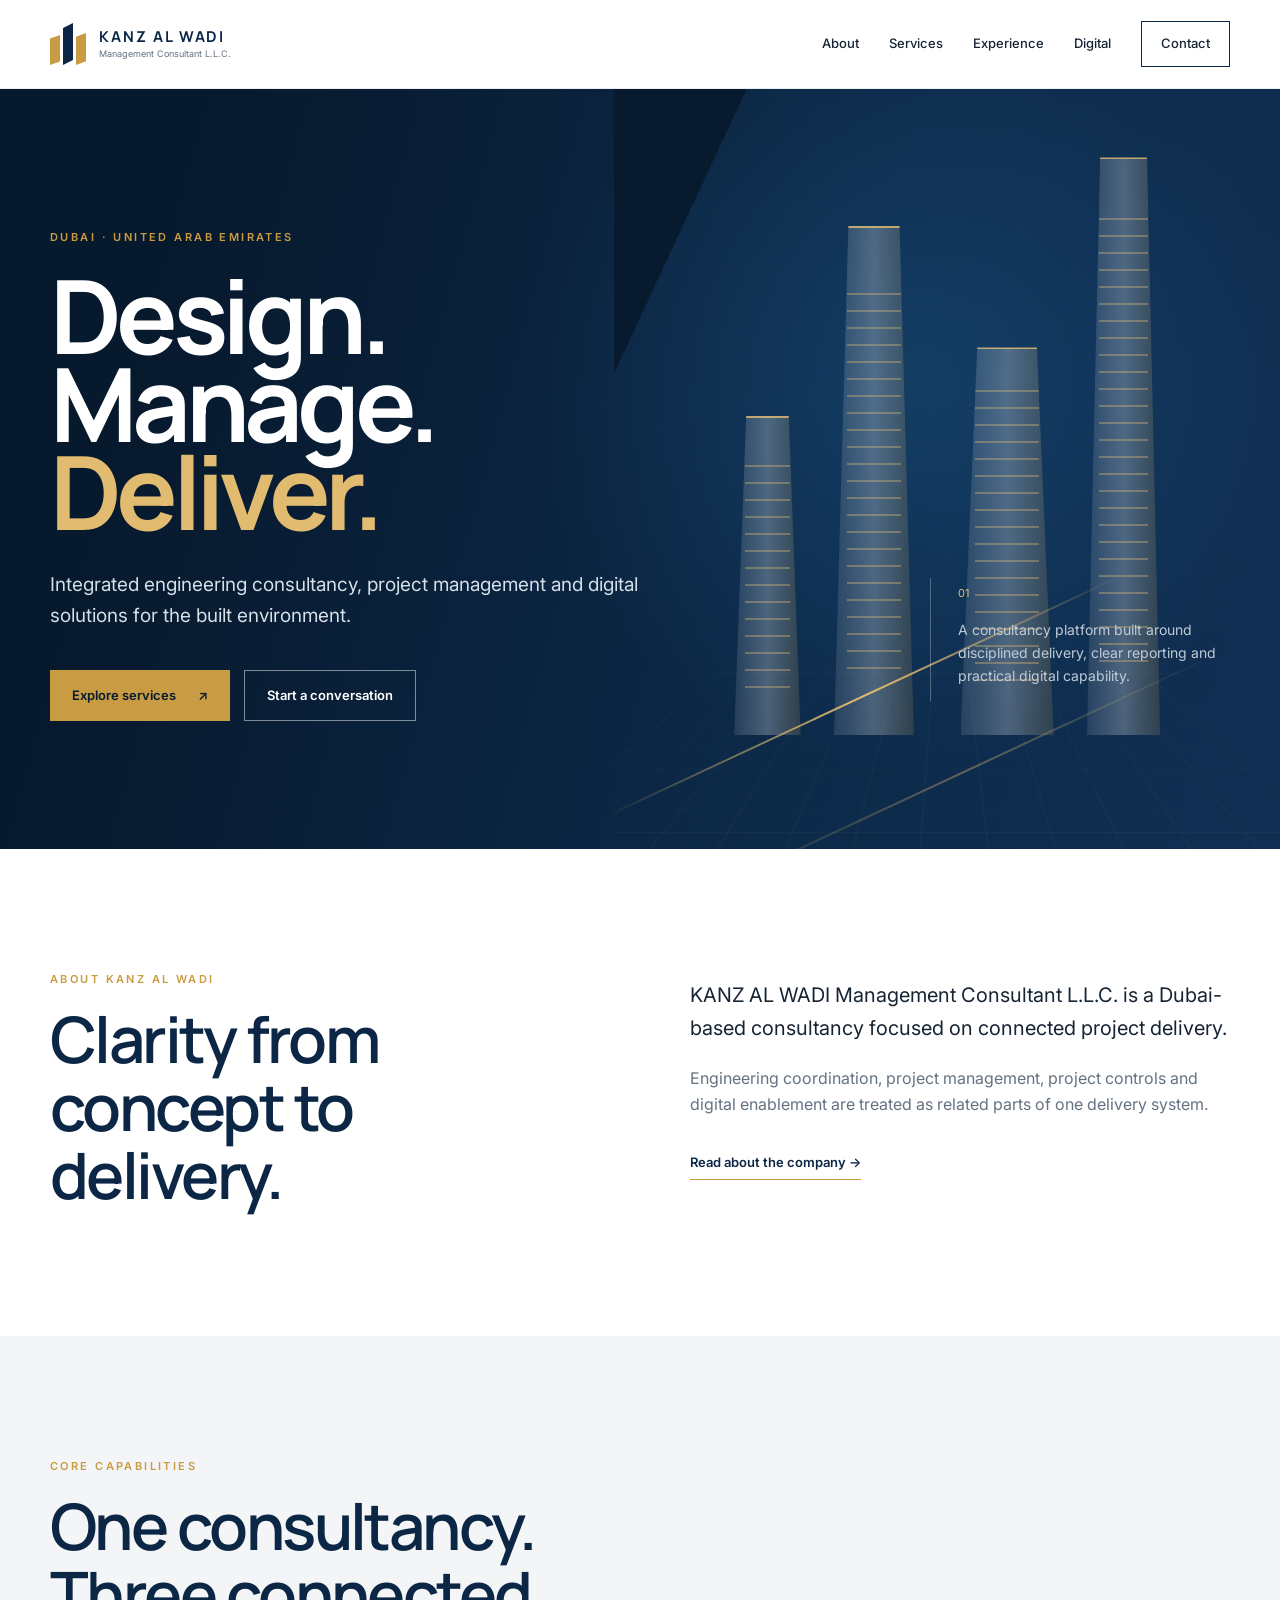
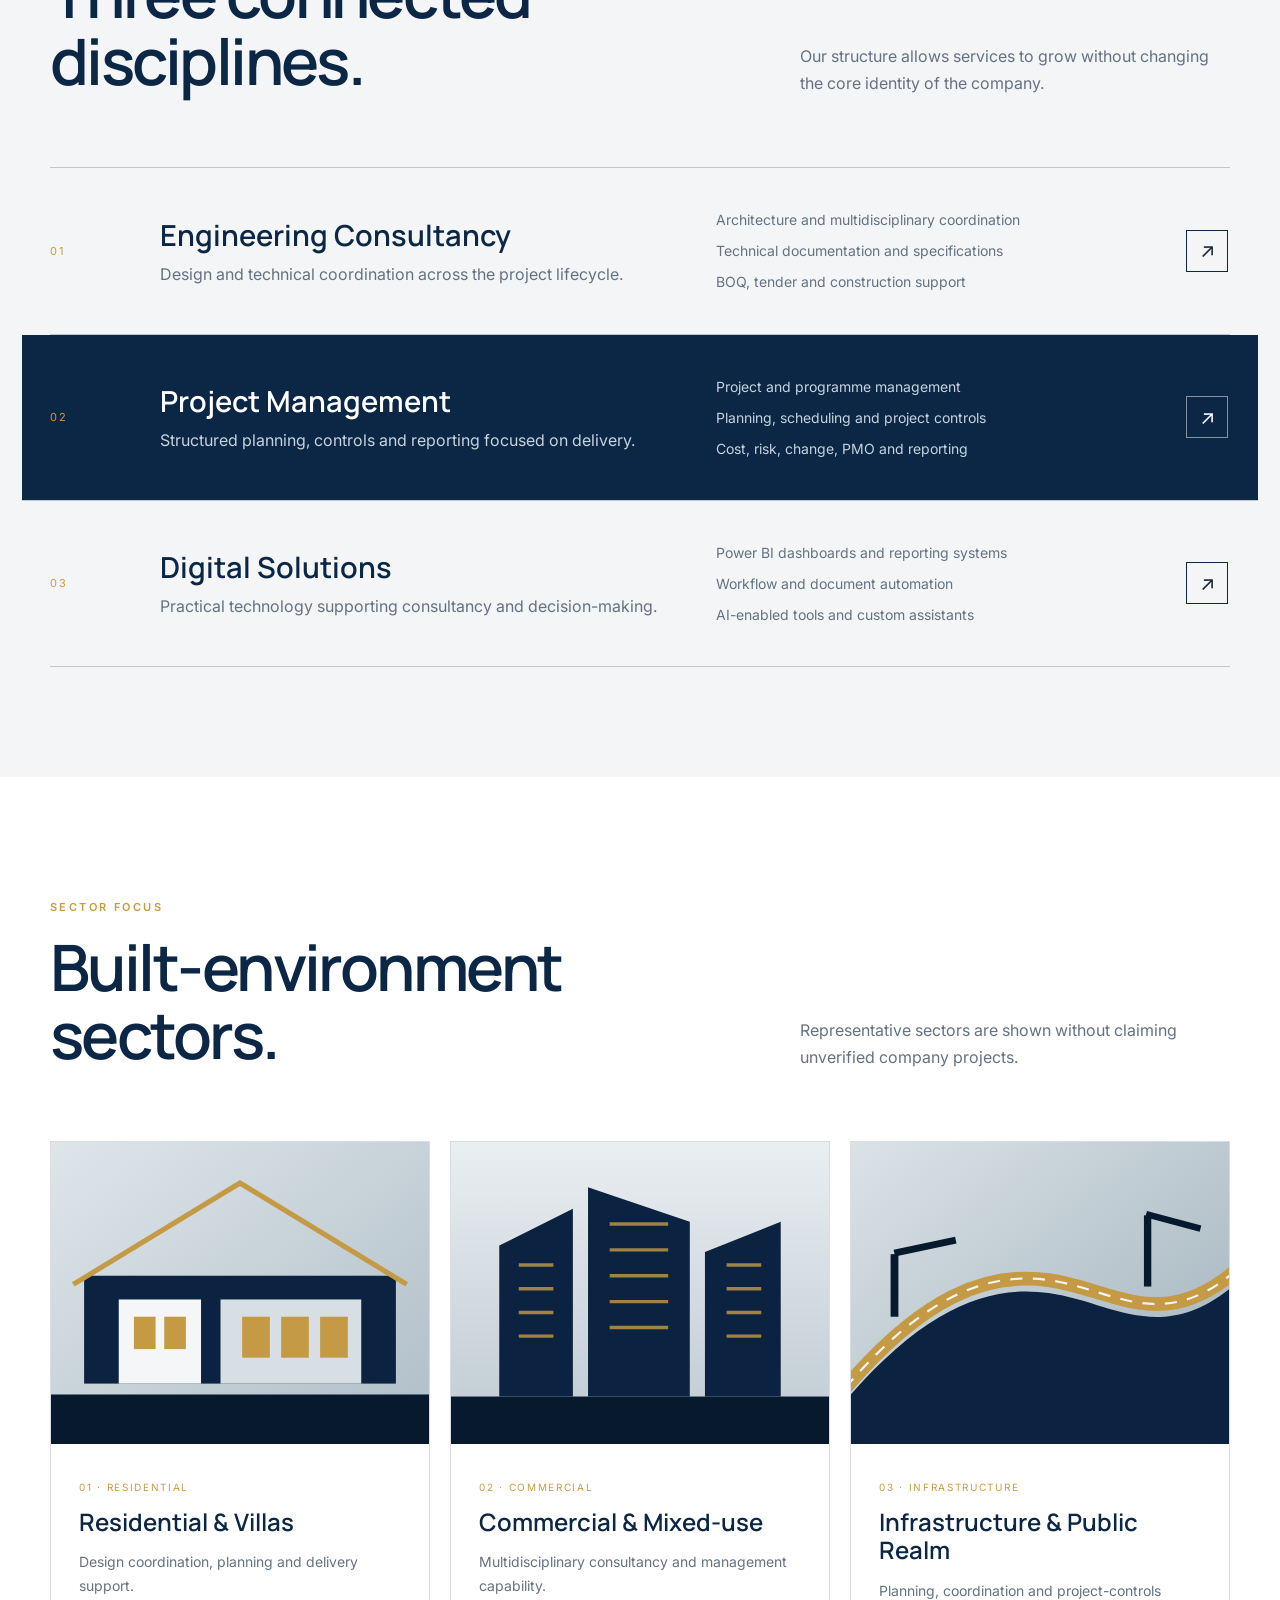
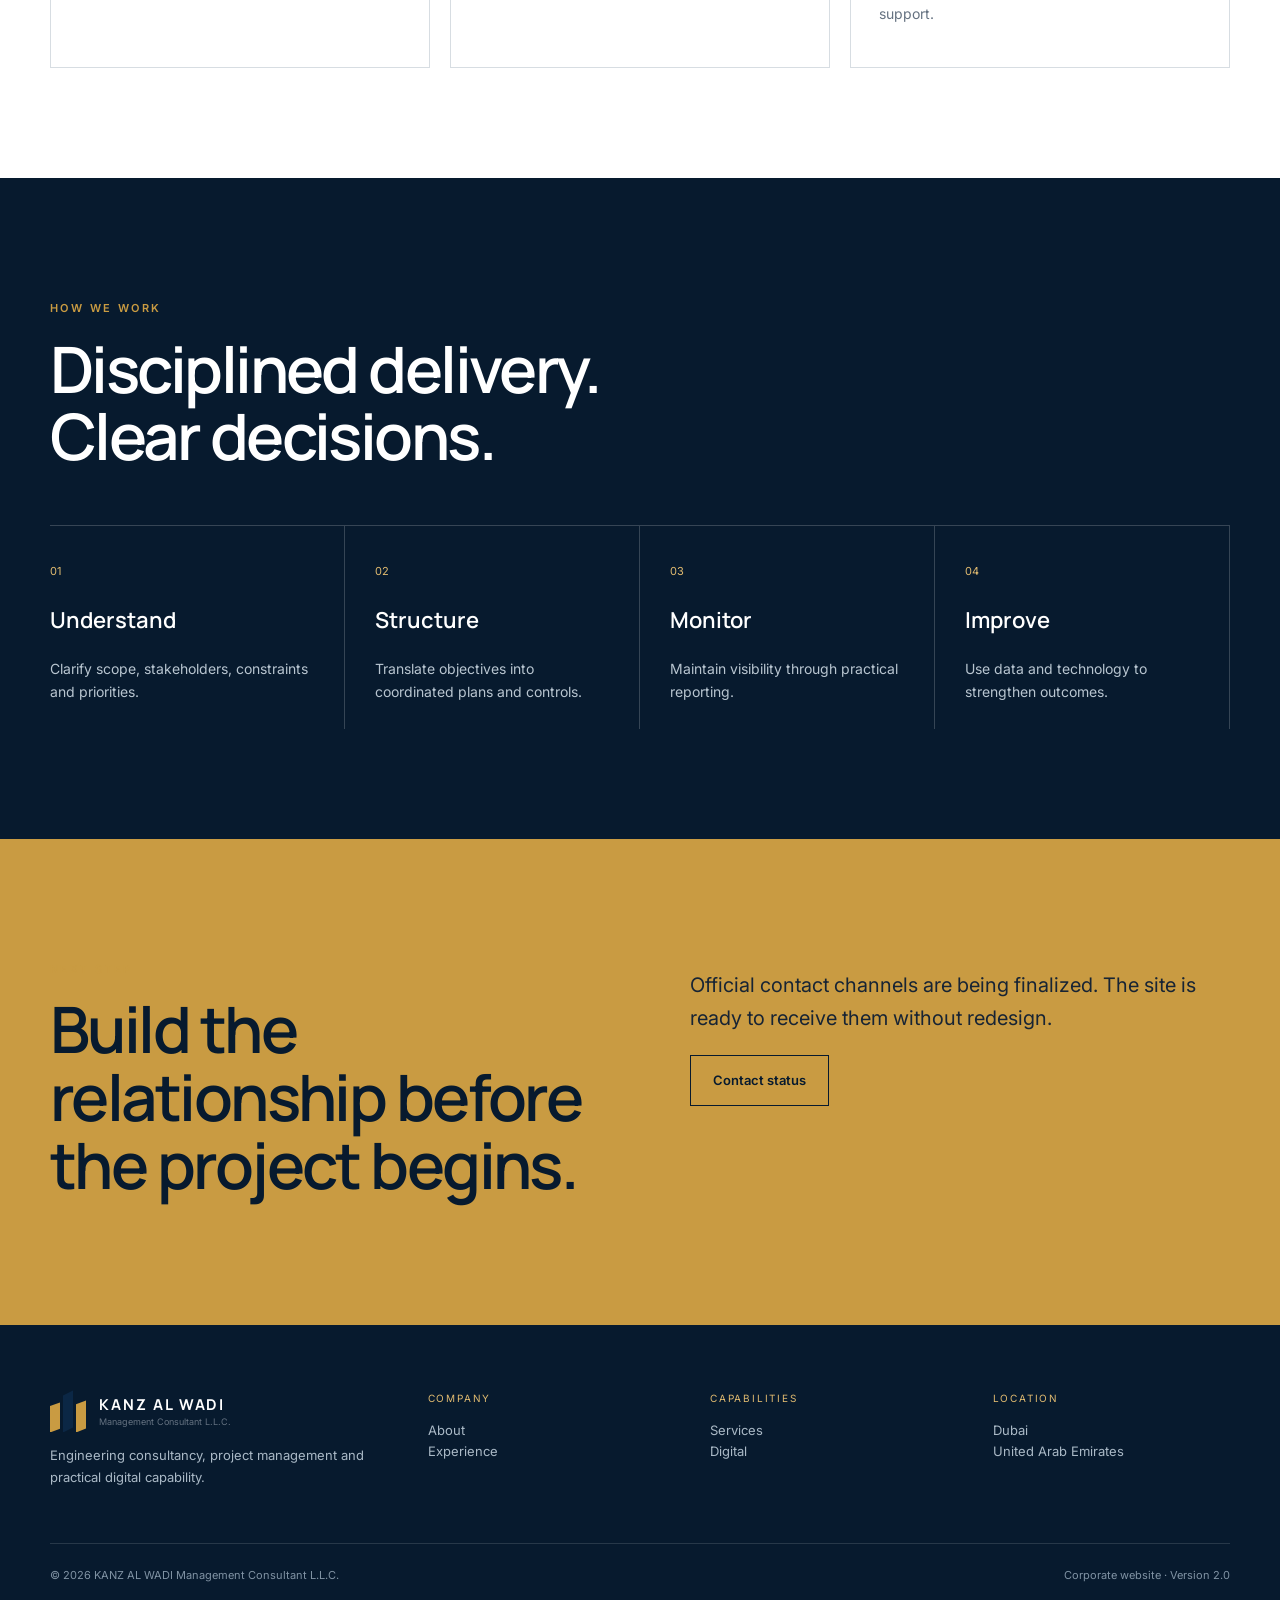
<file: index.html>
<!doctype html><html lang="en"><head><meta charset="utf-8"><meta name="viewport" content="width=device-width,initial-scale=1"><meta name="description" content="KANZ AL WADI Management Consultant L.L.C. — engineering consultancy, project management and digital solutions in Dubai, UAE."><title>KANZ AL WADI | Design. Manage. Deliver.</title><link rel="preconnect" href="https://fonts.googleapis.com"><link rel="preconnect" href="https://fonts.gstatic.com" crossorigin><link href="https://fonts.googleapis.com/css2?family=Inter:wght@400;500;600&family=Manrope:wght@500;600;700&display=swap" rel="stylesheet"><link rel="stylesheet" href="style.css"></head><body><a class="skip-link" href="#main">Skip to content</a><header class="site-header"><div class="container nav-shell"><a class="brand" href="index.html" aria-label="KANZ AL WADI home"><span class="brand-symbol" aria-hidden="true"><span></span><span></span><span></span></span><span class="brand-copy"><strong>KANZ AL WADI</strong><small>Management Consultant L.L.C.</small></span></a><button class="menu-toggle" type="button" aria-expanded="false" aria-controls="main-nav"><span></span><span></span><span></span><b>Menu</b></button><nav class="main-nav" id="main-nav" aria-label="Primary navigation"><a href="about.html">About</a><a href="services.html">Services</a><a href="experience.html">Experience</a><a href="digital.html">Digital</a><a class="nav-contact" href="contact.html">Contact</a></nav></div></header><main id="main"><section class="hero"><div class="hero-art" aria-hidden="true"><div class="hero-grid"></div><div class="tower tower-a"></div><div class="tower tower-b"></div><div class="tower tower-c"></div><div class="tower tower-d"></div><div class="hero-line line-one"></div><div class="hero-line line-two"></div></div><div class="container hero-layout"><div class="hero-copy"><p class="eyebrow">Dubai · United Arab Emirates</p><h1>Design.<br>Manage.<br><span>Deliver.</span></h1><p class="hero-summary">Integrated engineering consultancy, project management and digital solutions for the built environment.</p><div class="hero-actions"><a class="button button-gold" href="services.html">Explore services <span>↗</span></a><a class="button button-ghost" href="contact.html">Start a conversation</a></div></div><aside class="hero-note"><span>01</span><p>A consultancy platform built around disciplined delivery, clear reporting and practical digital capability.</p></aside></div></section><section class="section"><div class="container intro-grid reveal"><div><p class="section-kicker">About KANZ AL WADI</p><h2>Clarity from concept to delivery.</h2></div><div><p class="lead">KANZ AL WADI Management Consultant L.L.C. is a Dubai-based consultancy focused on connected project delivery.</p><p class="muted">Engineering coordination, project management, project controls and digital enablement are treated as related parts of one delivery system.</p><a class="text-link" href="about.html">Read about the company →</a></div></div></section><section class="section services"><div class="container"><div class="section-head reveal"><div><p class="section-kicker">Core capabilities</p><h2>One consultancy.<br>Three connected disciplines.</h2></div><p>Our structure allows services to grow without changing the core identity of the company.</p></div><div class="service-stack"><article class="service-row reveal"><div class="service-index">01</div><div class="service-title"><h3>Engineering Consultancy</h3><p>Design and technical coordination across the project lifecycle.</p></div><ul><li>Architecture and multidisciplinary coordination</li><li>Technical documentation and specifications</li><li>BOQ, tender and construction support</li></ul><a href="services.html">↗</a></article><article class="service-row reveal featured-service"><div class="service-index">02</div><div class="service-title"><h3>Project Management</h3><p>Structured planning, controls and reporting focused on delivery.</p></div><ul><li>Project and programme management</li><li>Planning, scheduling and project controls</li><li>Cost, risk, change, PMO and reporting</li></ul><a href="services.html">↗</a></article><article class="service-row reveal"><div class="service-index">03</div><div class="service-title"><h3>Digital Solutions</h3><p>Practical technology supporting consultancy and decision-making.</p></div><ul><li>Power BI dashboards and reporting systems</li><li>Workflow and document automation</li><li>AI-enabled tools and custom assistants</li></ul><a href="digital.html">↗</a></article></div></div></section><section class="section"><div class="container"><div class="section-head reveal"><div><p class="section-kicker">Sector focus</p><h2>Built-environment sectors.</h2></div><p>Representative sectors are shown without claiming unverified company projects.</p></div><div class="sector-grid"><article class="sector-card reveal"><img src="assets/images/residential.svg" alt="Residential development illustration"><div><span>01 · Residential</span><h3>Residential & Villas</h3><p>Design coordination, planning and delivery support.</p></div></article><article class="sector-card reveal"><img src="assets/images/commercial.svg" alt="Commercial development illustration"><div><span>02 · Commercial</span><h3>Commercial & Mixed-use</h3><p>Multidisciplinary consultancy and management capability.</p></div></article><article class="sector-card reveal"><img src="assets/images/infrastructure.svg" alt="Infrastructure illustration"><div><span>03 · Infrastructure</span><h3>Infrastructure & Public Realm</h3><p>Planning, coordination and project-controls support.</p></div></article></div></div></section><section class="section dark-section"><div class="container"><p class="section-kicker">How we work</p><h2>Disciplined delivery.<br>Clear decisions.</h2><div class="approach-grid"><article class="reveal"><span>01</span><h3>Understand</h3><p>Clarify scope, stakeholders, constraints and priorities.</p></article><article class="reveal"><span>02</span><h3>Structure</h3><p>Translate objectives into coordinated plans and controls.</p></article><article class="reveal"><span>03</span><h3>Monitor</h3><p>Maintain visibility through practical reporting.</p></article><article class="reveal"><span>04</span><h3>Improve</h3><p>Use data and technology to strengthen outcomes.</p></article></div></div></section><section class="section contact-band"><div class="container split-grid reveal"><div><p class="section-kicker">Next step</p><h2>Build the relationship before the project begins.</h2></div><div><p class="lead">Official contact channels are being finalized. The site is ready to receive them without redesign.</p><a class="button button-ghost" style="border-color:#071a2e;color:#071a2e" href="contact.html">Contact status</a></div></div></section></main><footer class="footer"><div class="container"><div class="footer-main"><div><a class="brand" href="index.html"><span class="brand-symbol" aria-hidden="true"><span></span><span></span><span></span></span><span class="brand-copy"><strong style="color:#fff">KANZ AL WADI</strong><small>Management Consultant L.L.C.</small></span></a><p>Engineering consultancy, project management and practical digital capability.</p></div><div><div class="footer-label">Company</div><p><a href="about.html">About</a><br><a href="experience.html">Experience</a></p></div><div><div class="footer-label">Capabilities</div><p><a href="services.html">Services</a><br><a href="digital.html">Digital</a></p></div><div><div class="footer-label">Location</div><p>Dubai<br>United Arab Emirates</p></div></div><div class="footer-bottom"><span>© <span data-year></span> KANZ AL WADI Management Consultant L.L.C.</span><span>Corporate website · Version 2.0</span></div></div></footer><script src="script.js"></script></body></html>
</file>
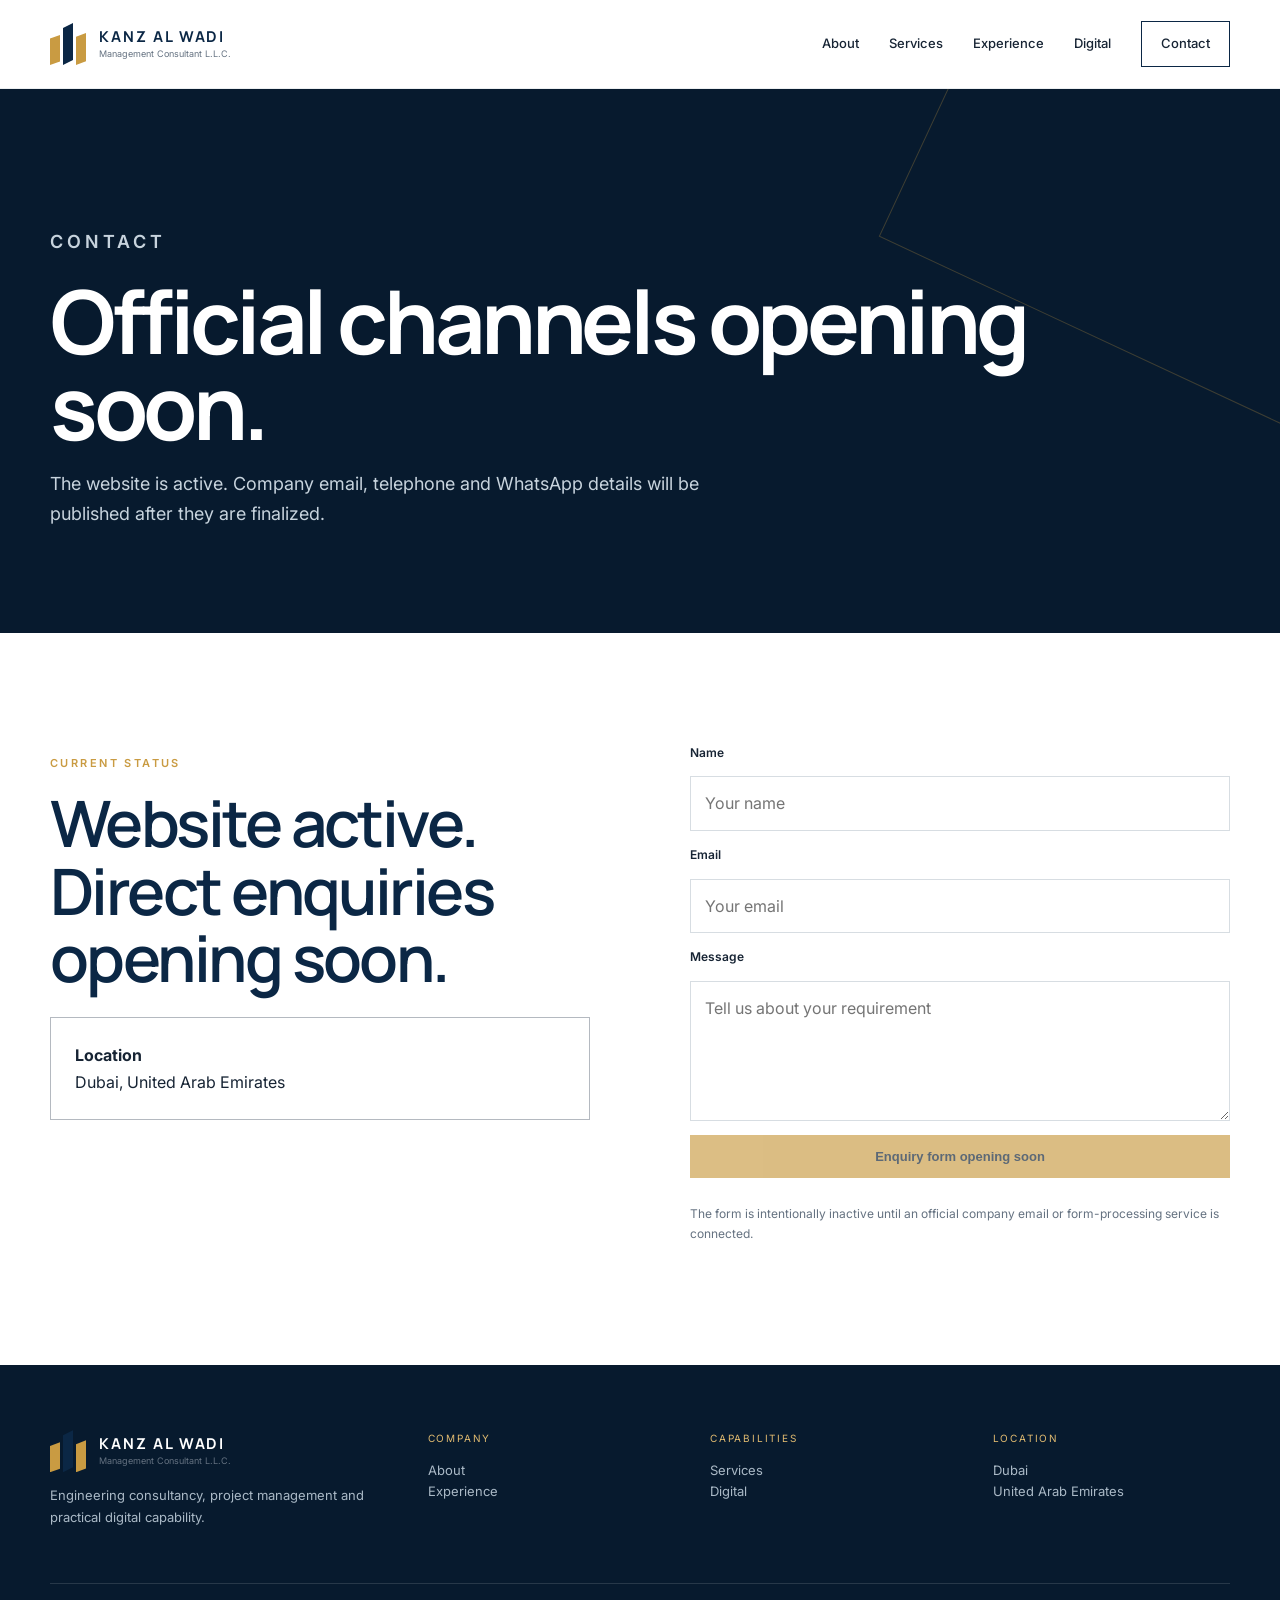
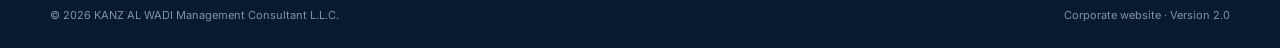
<file: contact.html>
<!doctype html><html lang="en"><head><meta charset="utf-8"><meta name="viewport" content="width=device-width,initial-scale=1"><meta name="description" content="The website is active. Company email, telephone and WhatsApp details will be published after they are finalized."><title>Contact | KANZ AL WADI</title><link rel="preconnect" href="https://fonts.googleapis.com"><link rel="preconnect" href="https://fonts.gstatic.com" crossorigin><link href="https://fonts.googleapis.com/css2?family=Inter:wght@400;500;600&family=Manrope:wght@500;600;700&display=swap" rel="stylesheet"><link rel="stylesheet" href="style.css"></head><body><header class="site-header"><div class="container nav-shell"><a class="brand" href="index.html" aria-label="KANZ AL WADI home"><span class="brand-symbol" aria-hidden="true"><span></span><span></span><span></span></span><span class="brand-copy"><strong>KANZ AL WADI</strong><small>Management Consultant L.L.C.</small></span></a><button class="menu-toggle" type="button" aria-expanded="false" aria-controls="main-nav"><span></span><span></span><span></span><b>Menu</b></button><nav class="main-nav" id="main-nav" aria-label="Primary navigation"><a href="about.html">About</a><a href="services.html">Services</a><a href="experience.html">Experience</a><a href="digital.html">Digital</a><a class="nav-contact" href="contact.html">Contact</a></nav></div></header><main><section class="page-hero"><div class="container"><p class="section-kicker">Contact</p><h1>Official channels opening soon.</h1><p>The website is active. Company email, telephone and WhatsApp details will be published after they are finalized.</p></div></section><section class="section"><div class="container split-grid"><div><p class="section-kicker">Current status</p><h2>Website active.<br>Direct enquiries opening soon.</h2><div class="status-box"><strong>Location</strong>Dubai, United Arab Emirates</div></div><div><form class="contact-form" aria-label="Contact form preview"><label for="name">Name</label><input id="name" type="text" placeholder="Your name" disabled><label for="email">Email</label><input id="email" type="email" placeholder="Your email" disabled><label for="message">Message</label><textarea id="message" placeholder="Tell us about your requirement" disabled></textarea><button class="button button-gold" type="button" disabled>Enquiry form opening soon</button><p class="notice">The form is intentionally inactive until an official company email or form-processing service is connected.</p></form></div></div></section></main><footer class="footer"><div class="container"><div class="footer-main"><div><a class="brand" href="index.html"><span class="brand-symbol" aria-hidden="true"><span></span><span></span><span></span></span><span class="brand-copy"><strong style="color:#fff">KANZ AL WADI</strong><small>Management Consultant L.L.C.</small></span></a><p>Engineering consultancy, project management and practical digital capability.</p></div><div><div class="footer-label">Company</div><p><a href="about.html">About</a><br><a href="experience.html">Experience</a></p></div><div><div class="footer-label">Capabilities</div><p><a href="services.html">Services</a><br><a href="digital.html">Digital</a></p></div><div><div class="footer-label">Location</div><p>Dubai<br>United Arab Emirates</p></div></div><div class="footer-bottom"><span>© <span data-year></span> KANZ AL WADI Management Consultant L.L.C.</span><span>Corporate website · Version 2.0</span></div></div></footer><script src="script.js"></script></body></html>
</file>
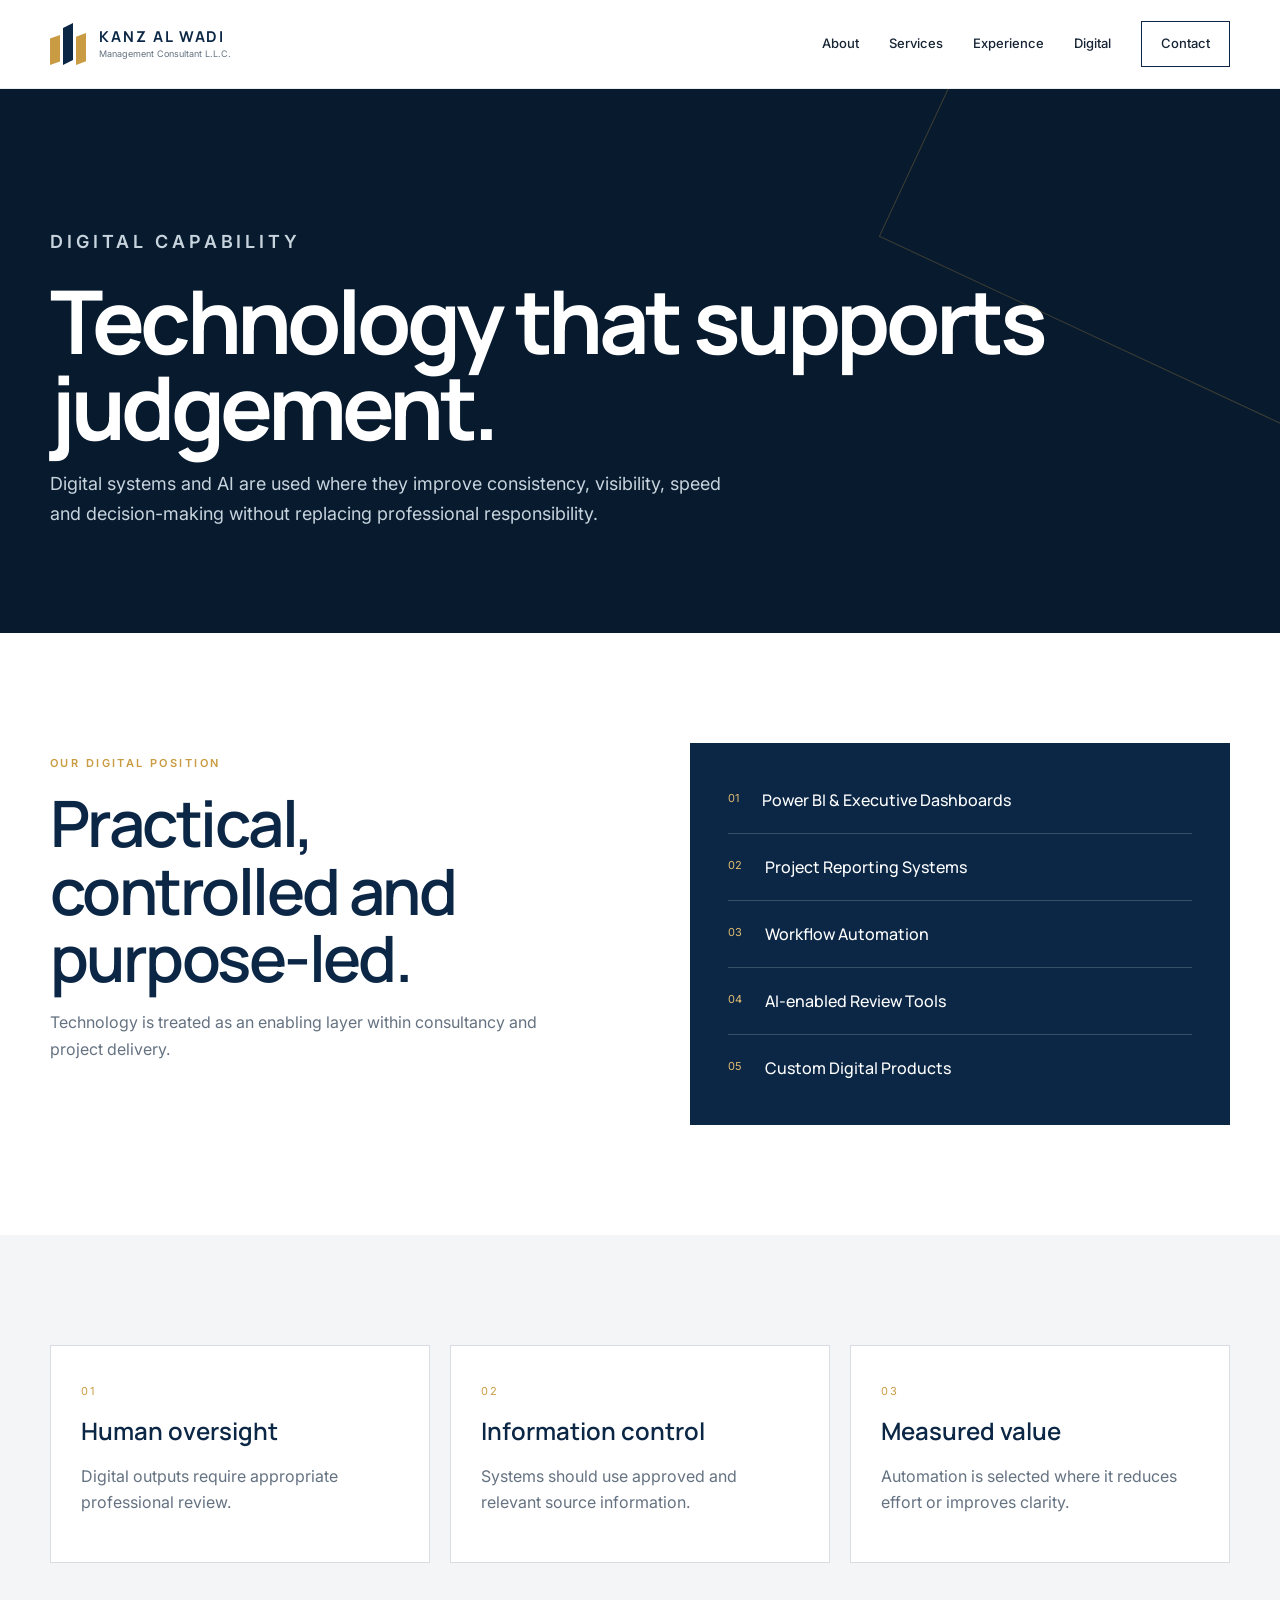
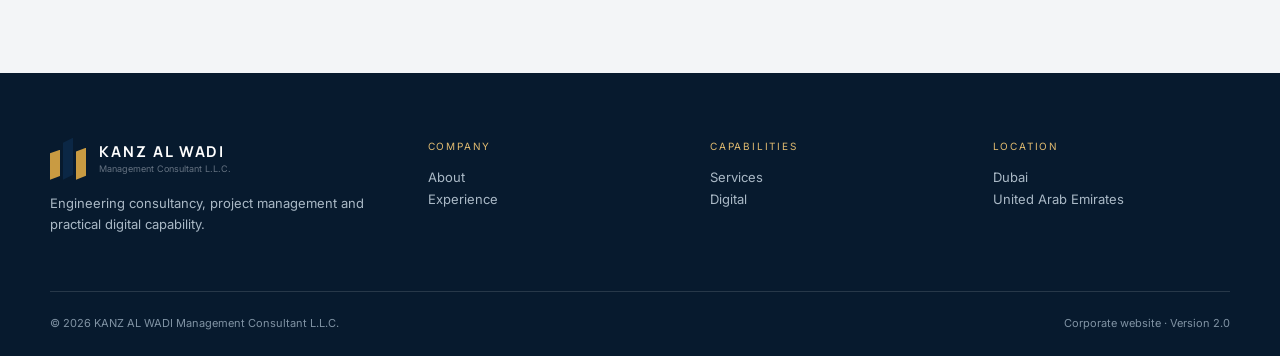
<file: digital.html>
<!doctype html><html lang="en"><head><meta charset="utf-8"><meta name="viewport" content="width=device-width,initial-scale=1"><meta name="description" content="Digital systems and AI are used where they improve consistency, visibility, speed and decision-making without replacing professional responsibility."><title>Digital | KANZ AL WADI</title><link rel="preconnect" href="https://fonts.googleapis.com"><link rel="preconnect" href="https://fonts.gstatic.com" crossorigin><link href="https://fonts.googleapis.com/css2?family=Inter:wght@400;500;600&family=Manrope:wght@500;600;700&display=swap" rel="stylesheet"><link rel="stylesheet" href="style.css"></head><body><header class="site-header"><div class="container nav-shell"><a class="brand" href="index.html" aria-label="KANZ AL WADI home"><span class="brand-symbol" aria-hidden="true"><span></span><span></span><span></span></span><span class="brand-copy"><strong>KANZ AL WADI</strong><small>Management Consultant L.L.C.</small></span></a><button class="menu-toggle" type="button" aria-expanded="false" aria-controls="main-nav"><span></span><span></span><span></span><b>Menu</b></button><nav class="main-nav" id="main-nav" aria-label="Primary navigation"><a href="about.html">About</a><a href="services.html">Services</a><a href="experience.html">Experience</a><a href="digital.html">Digital</a><a class="nav-contact" href="contact.html">Contact</a></nav></div></header><main><section class="page-hero"><div class="container"><p class="section-kicker">Digital capability</p><h1>Technology that supports judgement.</h1><p>Digital systems and AI are used where they improve consistency, visibility, speed and decision-making without replacing professional responsibility.</p></div></section><section class="section"><div class="container split-grid"><div><p class="section-kicker">Our digital position</p><h2>Practical, controlled and purpose-led.</h2><p class="muted">Technology is treated as an enabling layer within consultancy and project delivery.</p></div><div class="list-panel reveal"><div><span>01</span><strong>Power BI & Executive Dashboards</strong></div><div><span>02</span><strong>Project Reporting Systems</strong></div><div><span>03</span><strong>Workflow Automation</strong></div><div><span>04</span><strong>AI-enabled Review Tools</strong></div><div><span>05</span><strong>Custom Digital Products</strong></div></div></div></section><section class="section services"><div class="container"><div class="cards-3"><article class="info-card"><span>01</span><h3>Human oversight</h3><p>Digital outputs require appropriate professional review.</p></article><article class="info-card"><span>02</span><h3>Information control</h3><p>Systems should use approved and relevant source information.</p></article><article class="info-card"><span>03</span><h3>Measured value</h3><p>Automation is selected where it reduces effort or improves clarity.</p></article></div></div></section></main><footer class="footer"><div class="container"><div class="footer-main"><div><a class="brand" href="index.html"><span class="brand-symbol" aria-hidden="true"><span></span><span></span><span></span></span><span class="brand-copy"><strong style="color:#fff">KANZ AL WADI</strong><small>Management Consultant L.L.C.</small></span></a><p>Engineering consultancy, project management and practical digital capability.</p></div><div><div class="footer-label">Company</div><p><a href="about.html">About</a><br><a href="experience.html">Experience</a></p></div><div><div class="footer-label">Capabilities</div><p><a href="services.html">Services</a><br><a href="digital.html">Digital</a></p></div><div><div class="footer-label">Location</div><p>Dubai<br>United Arab Emirates</p></div></div><div class="footer-bottom"><span>© <span data-year></span> KANZ AL WADI Management Consultant L.L.C.</span><span>Corporate website · Version 2.0</span></div></div></footer><script src="script.js"></script></body></html>
</file>
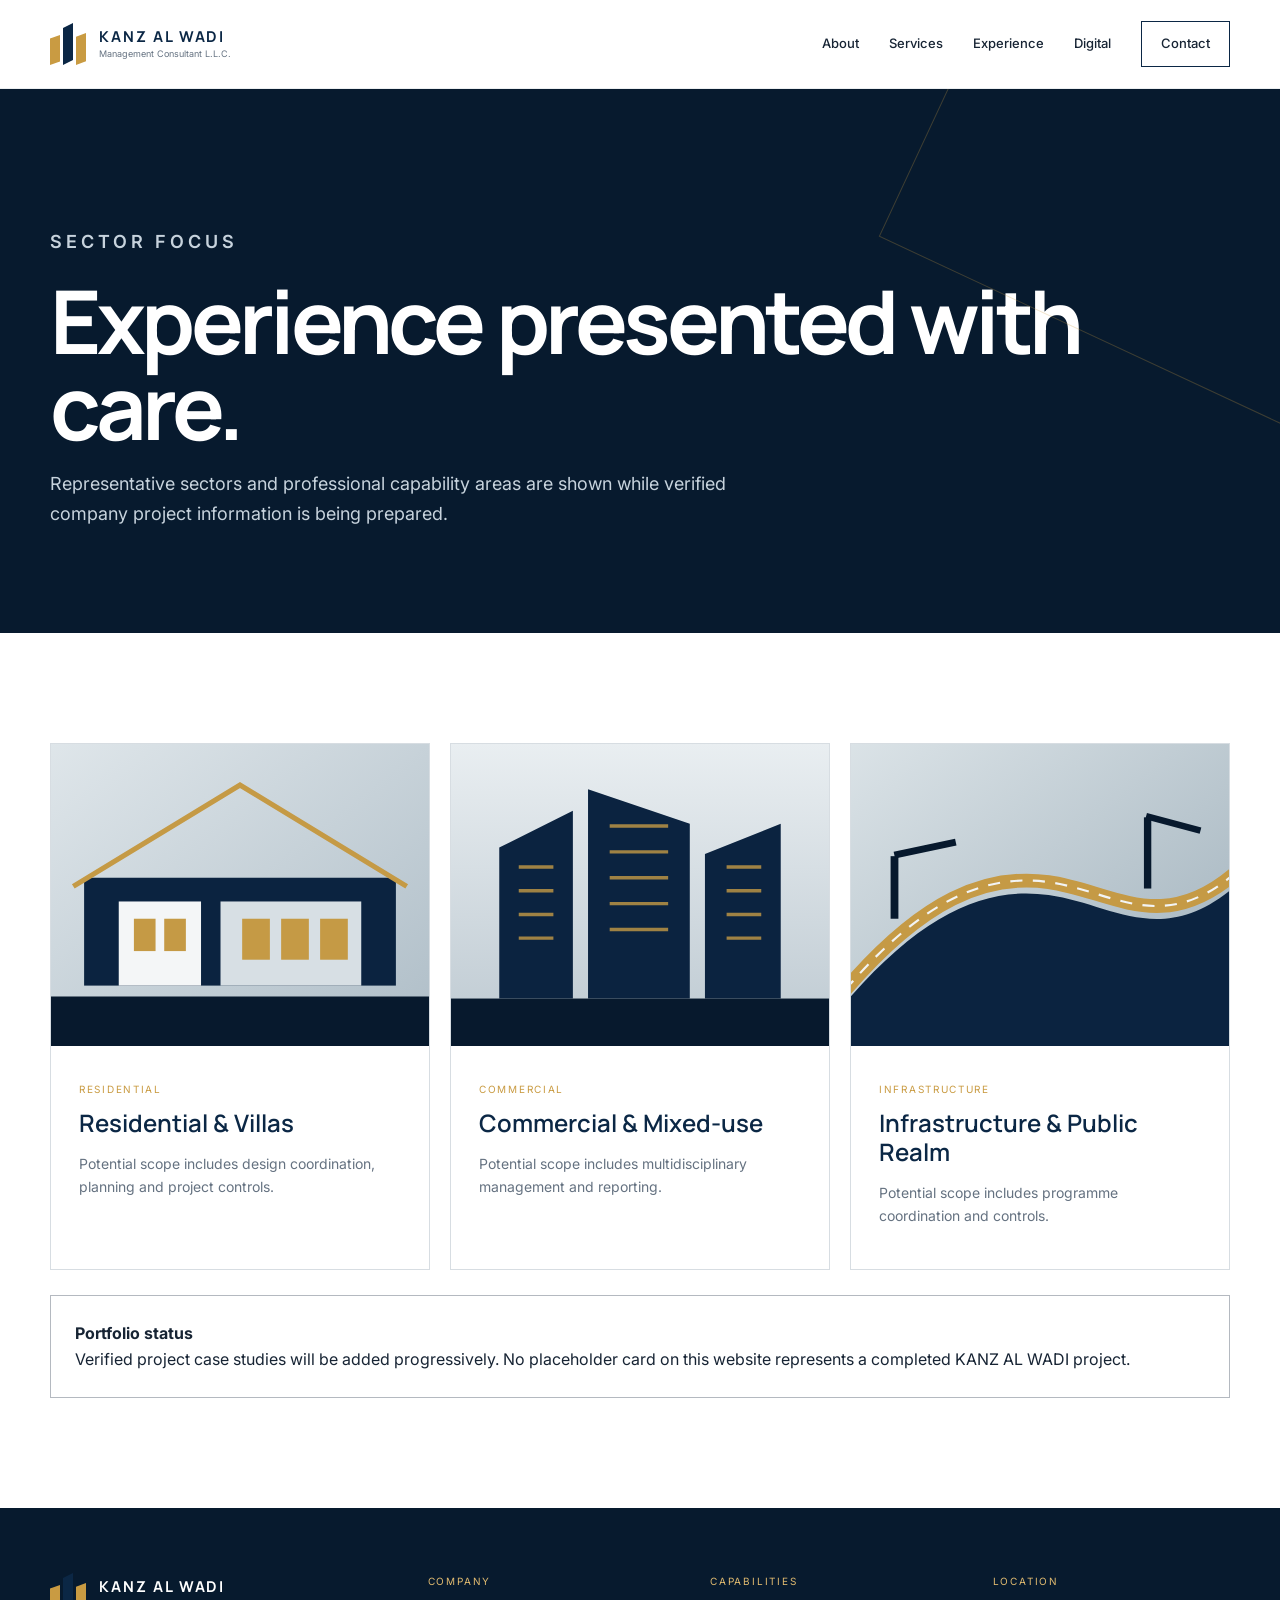
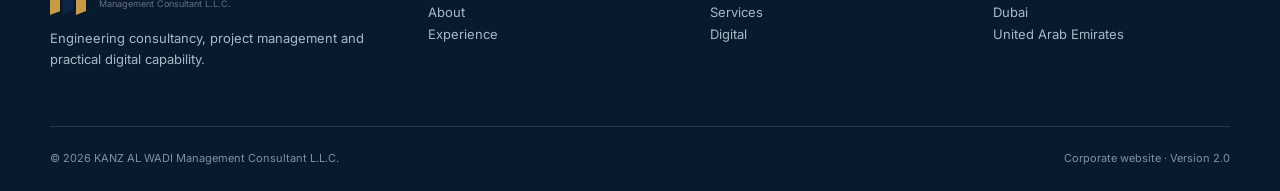
<file: experience.html>
<!doctype html><html lang="en"><head><meta charset="utf-8"><meta name="viewport" content="width=device-width,initial-scale=1"><meta name="description" content="Representative sectors and professional capability areas are shown while verified company project information is being prepared."><title>Experience | KANZ AL WADI</title><link rel="preconnect" href="https://fonts.googleapis.com"><link rel="preconnect" href="https://fonts.gstatic.com" crossorigin><link href="https://fonts.googleapis.com/css2?family=Inter:wght@400;500;600&family=Manrope:wght@500;600;700&display=swap" rel="stylesheet"><link rel="stylesheet" href="style.css"></head><body><header class="site-header"><div class="container nav-shell"><a class="brand" href="index.html" aria-label="KANZ AL WADI home"><span class="brand-symbol" aria-hidden="true"><span></span><span></span><span></span></span><span class="brand-copy"><strong>KANZ AL WADI</strong><small>Management Consultant L.L.C.</small></span></a><button class="menu-toggle" type="button" aria-expanded="false" aria-controls="main-nav"><span></span><span></span><span></span><b>Menu</b></button><nav class="main-nav" id="main-nav" aria-label="Primary navigation"><a href="about.html">About</a><a href="services.html">Services</a><a href="experience.html">Experience</a><a href="digital.html">Digital</a><a class="nav-contact" href="contact.html">Contact</a></nav></div></header><main><section class="page-hero"><div class="container"><p class="section-kicker">Sector focus</p><h1>Experience presented with care.</h1><p>Representative sectors and professional capability areas are shown while verified company project information is being prepared.</p></div></section><section class="section"><div class="container"><div class="sector-grid"><article class="sector-card reveal"><img src="assets/images/residential.svg" alt="Residential sector"><div><span>Residential</span><h3>Residential & Villas</h3><p>Potential scope includes design coordination, planning and project controls.</p></div></article><article class="sector-card reveal"><img src="assets/images/commercial.svg" alt="Commercial sector"><div><span>Commercial</span><h3>Commercial & Mixed-use</h3><p>Potential scope includes multidisciplinary management and reporting.</p></div></article><article class="sector-card reveal"><img src="assets/images/infrastructure.svg" alt="Infrastructure sector"><div><span>Infrastructure</span><h3>Infrastructure & Public Realm</h3><p>Potential scope includes programme coordination and controls.</p></div></article></div><div class="status-box"><strong>Portfolio status</strong>Verified project case studies will be added progressively. No placeholder card on this website represents a completed KANZ AL WADI project.</div></div></section></main><footer class="footer"><div class="container"><div class="footer-main"><div><a class="brand" href="index.html"><span class="brand-symbol" aria-hidden="true"><span></span><span></span><span></span></span><span class="brand-copy"><strong style="color:#fff">KANZ AL WADI</strong><small>Management Consultant L.L.C.</small></span></a><p>Engineering consultancy, project management and practical digital capability.</p></div><div><div class="footer-label">Company</div><p><a href="about.html">About</a><br><a href="experience.html">Experience</a></p></div><div><div class="footer-label">Capabilities</div><p><a href="services.html">Services</a><br><a href="digital.html">Digital</a></p></div><div><div class="footer-label">Location</div><p>Dubai<br>United Arab Emirates</p></div></div><div class="footer-bottom"><span>© <span data-year></span> KANZ AL WADI Management Consultant L.L.C.</span><span>Corporate website · Version 2.0</span></div></div></footer><script src="script.js"></script></body></html>
</file>
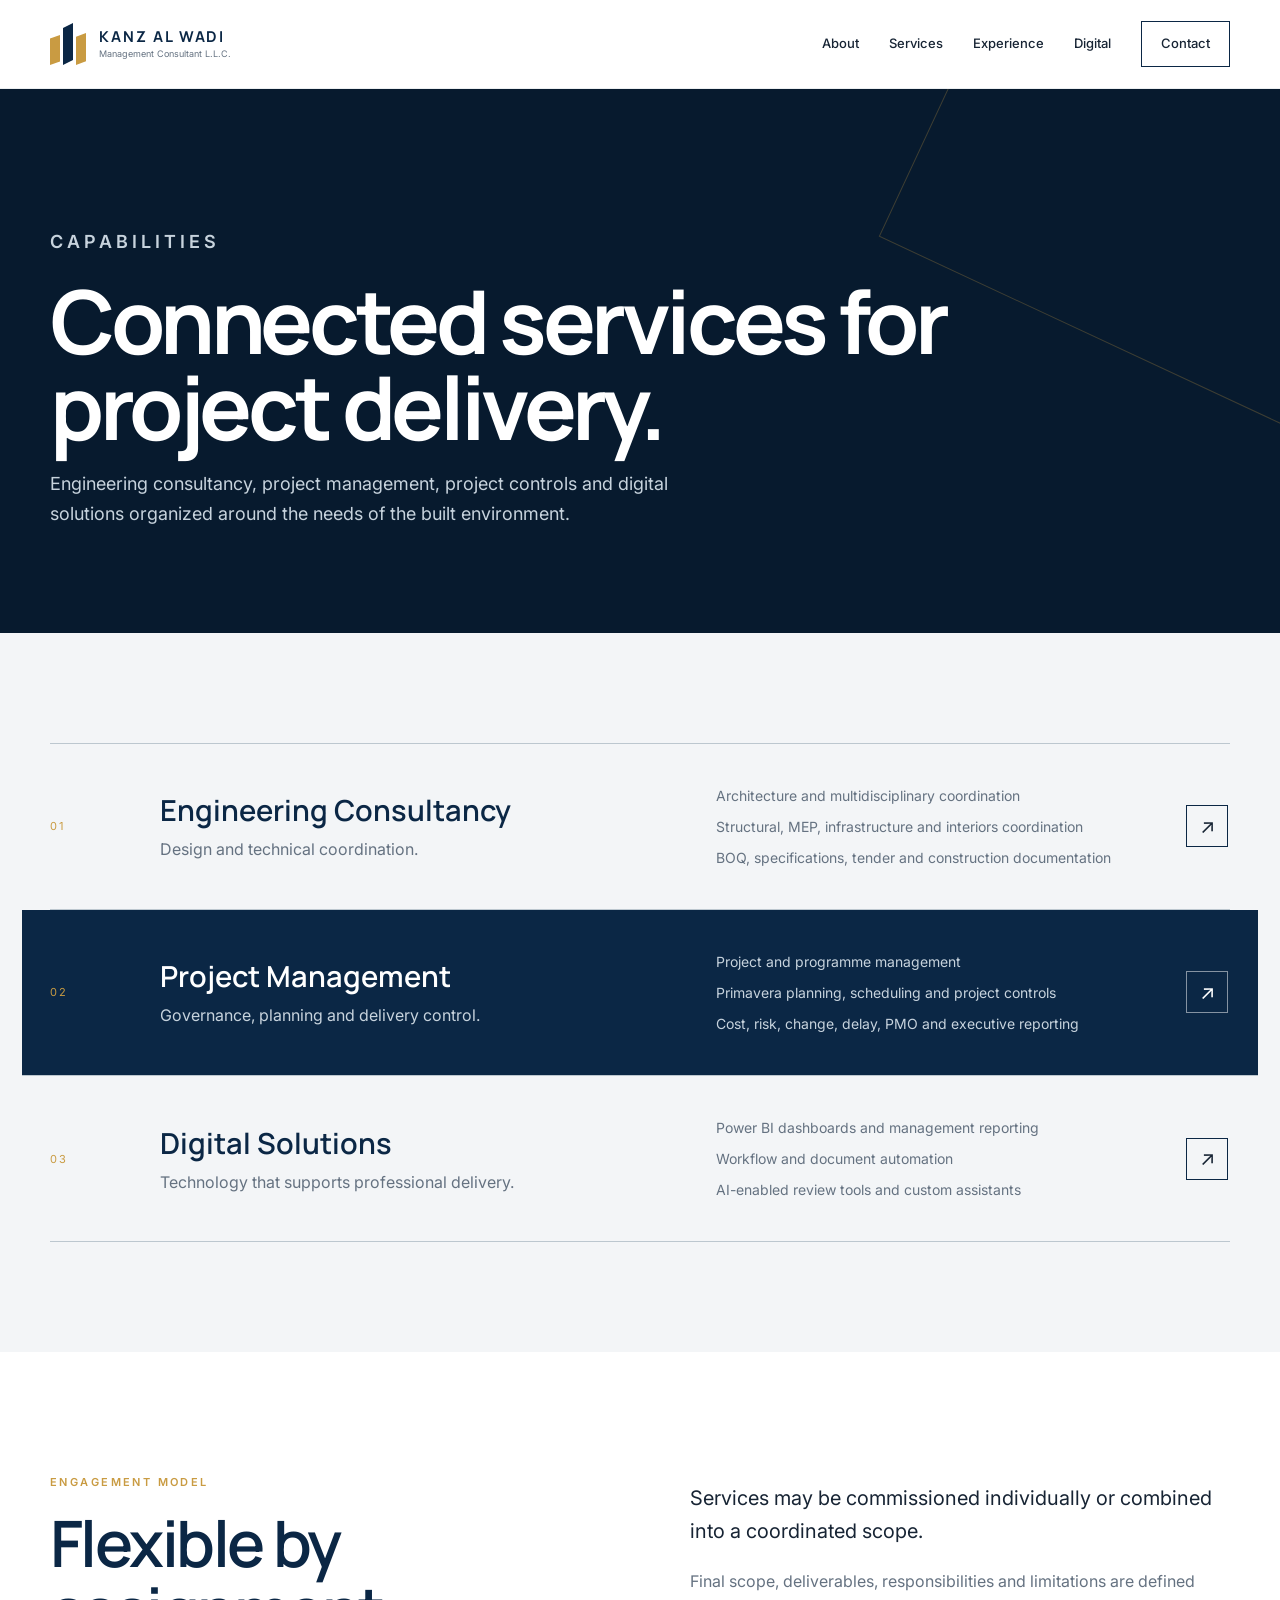
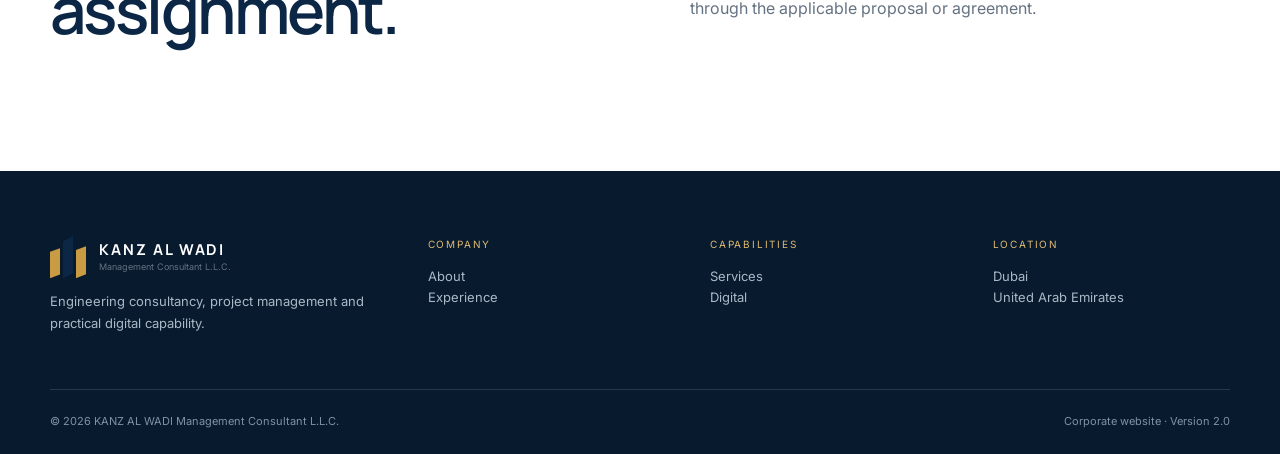
<file: services.html>
<!doctype html><html lang="en"><head><meta charset="utf-8"><meta name="viewport" content="width=device-width,initial-scale=1"><meta name="description" content="Engineering consultancy, project management, project controls and digital solutions organized around the needs of the built environment."><title>Services | KANZ AL WADI</title><link rel="preconnect" href="https://fonts.googleapis.com"><link rel="preconnect" href="https://fonts.gstatic.com" crossorigin><link href="https://fonts.googleapis.com/css2?family=Inter:wght@400;500;600&family=Manrope:wght@500;600;700&display=swap" rel="stylesheet"><link rel="stylesheet" href="style.css"></head><body><header class="site-header"><div class="container nav-shell"><a class="brand" href="index.html" aria-label="KANZ AL WADI home"><span class="brand-symbol" aria-hidden="true"><span></span><span></span><span></span></span><span class="brand-copy"><strong>KANZ AL WADI</strong><small>Management Consultant L.L.C.</small></span></a><button class="menu-toggle" type="button" aria-expanded="false" aria-controls="main-nav"><span></span><span></span><span></span><b>Menu</b></button><nav class="main-nav" id="main-nav" aria-label="Primary navigation"><a href="about.html">About</a><a href="services.html">Services</a><a href="experience.html">Experience</a><a href="digital.html">Digital</a><a class="nav-contact" href="contact.html">Contact</a></nav></div></header><main><section class="page-hero"><div class="container"><p class="section-kicker">Capabilities</p><h1>Connected services for project delivery.</h1><p>Engineering consultancy, project management, project controls and digital solutions organized around the needs of the built environment.</p></div></section><section class="section services"><div class="container"><div class="service-stack"><article class="service-row reveal"><div class="service-index">01</div><div class="service-title"><h3>Engineering Consultancy</h3><p>Design and technical coordination.</p></div><ul><li>Architecture and multidisciplinary coordination</li><li>Structural, MEP, infrastructure and interiors coordination</li><li>BOQ, specifications, tender and construction documentation</li></ul><a href="contact.html">↗</a></article><article class="service-row reveal featured-service"><div class="service-index">02</div><div class="service-title"><h3>Project Management</h3><p>Governance, planning and delivery control.</p></div><ul><li>Project and programme management</li><li>Primavera planning, scheduling and project controls</li><li>Cost, risk, change, delay, PMO and executive reporting</li></ul><a href="contact.html">↗</a></article><article class="service-row reveal"><div class="service-index">03</div><div class="service-title"><h3>Digital Solutions</h3><p>Technology that supports professional delivery.</p></div><ul><li>Power BI dashboards and management reporting</li><li>Workflow and document automation</li><li>AI-enabled review tools and custom assistants</li></ul><a href="digital.html">↗</a></article></div></div></section><section class="section"><div class="container split-grid"><div><p class="section-kicker">Engagement model</p><h2>Flexible by assignment.</h2></div><div><p class="lead">Services may be commissioned individually or combined into a coordinated scope.</p><p class="muted">Final scope, deliverables, responsibilities and limitations are defined through the applicable proposal or agreement.</p></div></div></section></main><footer class="footer"><div class="container"><div class="footer-main"><div><a class="brand" href="index.html"><span class="brand-symbol" aria-hidden="true"><span></span><span></span><span></span></span><span class="brand-copy"><strong style="color:#fff">KANZ AL WADI</strong><small>Management Consultant L.L.C.</small></span></a><p>Engineering consultancy, project management and practical digital capability.</p></div><div><div class="footer-label">Company</div><p><a href="about.html">About</a><br><a href="experience.html">Experience</a></p></div><div><div class="footer-label">Capabilities</div><p><a href="services.html">Services</a><br><a href="digital.html">Digital</a></p></div><div><div class="footer-label">Location</div><p>Dubai<br>United Arab Emirates</p></div></div><div class="footer-bottom"><span>© <span data-year></span> KANZ AL WADI Management Consultant L.L.C.</span><span>Corporate website · Version 2.0</span></div></div></footer><script src="script.js"></script></body></html>
</file>
<file: style.css>
:root{--navy:#0b2745;--navy2:#123a62;--navy3:#071a2e;--gold:#c99b42;--gold2:#e1bb70;--ink:#172434;--muted:#657281;--paper:#f3f5f7;--paper2:#e9edf0;--line:#d7dde2;--white:#fff;--max:1180px;--ease:cubic-bezier(.2,.8,.2,1)}
*{box-sizing:border-box}html{scroll-behavior:smooth}body{margin:0;font-family:Inter,Arial,sans-serif;color:var(--ink);background:#fff;line-height:1.65}a{color:inherit}img{max-width:100%}.container{width:min(var(--max),calc(100% - 48px));margin:auto}.skip-link{position:fixed;left:12px;top:-60px;z-index:1000;background:#fff;padding:10px 14px}.skip-link:focus{top:12px}.site-header{position:sticky;top:0;z-index:100;background:rgba(255,255,255,.96);backdrop-filter:blur(14px);border-bottom:1px solid rgba(11,39,69,.08)}.nav-shell{height:88px;display:flex;align-items:center;justify-content:space-between}.brand{display:flex;align-items:center;gap:13px;text-decoration:none}.brand-symbol{width:36px;height:42px;display:flex;align-items:flex-end;gap:3px}.brand-symbol span{display:block;width:10px;clip-path:polygon(0 12%,100% 0,100% 88%,0 100%)}.brand-symbol span:nth-child(1){height:30px;background:var(--gold)}.brand-symbol span:nth-child(2){height:42px;background:var(--navy)}.brand-symbol span:nth-child(3){height:32px;background:var(--gold)}.brand-copy{display:flex;flex-direction:column}.brand-copy strong{font:700 15px Manrope;letter-spacing:.13em;color:var(--navy)}.brand-copy small{font-size:9px;color:var(--muted)}.main-nav{display:flex;gap:30px;align-items:center}.main-nav a{text-decoration:none;font-size:13px;font-weight:500;position:relative}.main-nav a:not(.nav-contact):after{content:"";position:absolute;left:0;right:100%;bottom:-7px;height:1px;background:var(--gold);transition:.25s}.main-nav a:hover:after,.main-nav a.active:after{right:0}.nav-contact{border:1px solid var(--navy);padding:11px 19px}.menu-toggle{display:none;background:none;border:0}.hero{position:relative;min-height:760px;background:var(--navy3);color:#fff;display:flex;align-items:center;overflow:hidden}.hero:before{content:"";position:absolute;inset:0;background:radial-gradient(circle at 72% 38%,rgba(27,78,124,.55),transparent 38%),linear-gradient(105deg,#07192d 14%,#0c2948 62%,#102f53)}.hero-art{position:absolute;inset:0 0 0 48%;overflow:hidden}.hero-art:before{content:"";position:absolute;inset:0;background:linear-gradient(115deg,var(--navy3) 0 13%,transparent 13% 100%);z-index:3}.hero-grid{position:absolute;inset:0;background-image:linear-gradient(rgba(255,255,255,.045) 1px,transparent 1px),linear-gradient(90deg,rgba(255,255,255,.045) 1px,transparent 1px);background-size:52px 52px;transform:perspective(800px) rotateX(65deg) scale(1.3);transform-origin:bottom;opacity:.65}.tower{position:absolute;bottom:15%;width:10%;background:linear-gradient(90deg,rgba(255,255,255,.1),rgba(255,255,255,.26),rgba(197,154,69,.18));clip-path:polygon(18% 0,82% 0,100% 100%,0 100%);border-top:2px solid rgba(224,188,114,.8)}.tower:after{content:"";position:absolute;inset:10% 16%;background:repeating-linear-gradient(0deg,transparent 0 15px,rgba(224,188,114,.36) 15px 17px)}.tower-a{left:18%;height:42%}.tower-b{left:33%;height:67%;width:12%}.tower-c{left:52%;height:51%;width:14%}.tower-d{left:71%;height:76%;width:11%}.hero-line{position:absolute;height:2px;width:85%;background:linear-gradient(90deg,transparent,var(--gold2),transparent);transform:rotate(-25deg)}.line-one{bottom:20%;left:-5%}.line-two{bottom:10%;left:10%;opacity:.4}.hero-layout{position:relative;z-index:5;display:grid;grid-template-columns:minmax(0,1fr) 300px;gap:100px;align-items:end}.hero-copy{padding:100px 0}.eyebrow,.section-kicker{font-size:11px;text-transform:uppercase;letter-spacing:.22em;font-weight:600;color:var(--gold)}.hero h1{font:700 clamp(66px,8vw,116px)/.86 Manrope;letter-spacing:-.055em;margin:25px 0 34px}.hero h1 span{color:var(--gold2)}.hero-summary{max-width:590px;color:#d6e0e9;font-size:19px}.hero-actions{display:flex;gap:14px;margin-top:38px}.button{display:inline-flex;gap:22px;align-items:center;justify-content:center;padding:14px 22px;text-decoration:none;font-size:13px;font-weight:600;transition:.25s}.button-gold{background:var(--gold);color:var(--navy3)}.button-gold:hover{background:var(--gold2);transform:translateY(-2px)}.button-ghost{border:1px solid rgba(255,255,255,.48);color:#fff}.button-ghost:hover{background:#fff;color:var(--navy)}.hero-note{border-left:1px solid rgba(255,255,255,.28);padding-left:27px;margin-bottom:120px;color:#bfcbd6}.hero-note span{color:var(--gold2);font-size:11px}.hero-note p{font-size:14px}.page-hero{background:var(--navy3);color:#fff;padding:120px 0 86px;position:relative;overflow:hidden}.page-hero:after{content:"";position:absolute;width:480px;height:480px;border:1px solid rgba(201,155,66,.28);right:-160px;top:-210px;transform:rotate(25deg)}.page-hero h1{font:700 clamp(52px,7vw,88px)/.98 Manrope;letter-spacing:-.05em;margin:20px 0}.page-hero p{max-width:690px;color:#c7d3dd;font-size:18px}.section{padding:110px 0}.section h2{font:600 clamp(40px,5vw,68px)/1.06 Manrope;letter-spacing:-.04em;color:var(--navy);margin:17px 0}.intro-grid,.split-grid{display:grid;grid-template-columns:1fr 1fr;gap:100px}.lead{font-size:20px;color:var(--ink)}.muted{color:var(--muted)}.text-link{display:inline-flex;gap:18px;text-decoration:none;color:var(--navy);font-weight:600;font-size:13px;margin-top:18px;border-bottom:1px solid var(--gold);padding-bottom:6px}.services{background:var(--paper)}.section-head{display:flex;justify-content:space-between;gap:70px;align-items:flex-end;margin-bottom:55px}.section-head>p{max-width:430px;color:var(--muted)}.service-stack{border-top:1px solid #bcc7cf}.service-row{display:grid;grid-template-columns:70px 1.2fr 1fr 44px;gap:40px;align-items:center;padding:36px 0;border-bottom:1px solid #bcc7cf}.service-index{font-size:11px;color:var(--gold);letter-spacing:.15em}.service-title h3{font:600 29px Manrope;color:var(--navy);margin:0 0 6px}.service-title p{margin:0;color:var(--muted)}.service-row ul{list-style:none;padding:0;margin:0;color:var(--muted);font-size:14px}.service-row li{padding:4px 0}.service-row>a{width:42px;height:42px;display:grid;place-items:center;border:1px solid var(--navy);text-decoration:none;font-size:20px}.featured-service{background:var(--navy);color:#fff;margin-inline:-28px;padding-inline:28px}.featured-service .service-title h3{color:#fff}.featured-service .service-title p,.featured-service ul{color:#c7d3dd}.featured-service>a{color:#fff;border-color:rgba(255,255,255,.5)}.cards-3{display:grid;grid-template-columns:repeat(3,1fr);gap:20px}.info-card{border:1px solid var(--line);padding:30px;background:#fff}.info-card span{font-size:11px;color:var(--gold);letter-spacing:.14em}.info-card h3{font:600 24px Manrope;color:var(--navy);margin:12px 0}.info-card p{color:var(--muted)}.sector-grid{display:grid;grid-template-columns:repeat(3,1fr);gap:20px}.sector-card{border:1px solid var(--line);overflow:hidden;background:#fff}.sector-card img{display:block;width:100%;aspect-ratio:1.25;object-fit:cover;background:var(--paper2)}.sector-card div{padding:28px}.sector-card span{font-size:10px;letter-spacing:.17em;text-transform:uppercase;color:var(--gold)}.sector-card h3{font:600 24px/1.2 Manrope;color:var(--navy);margin:9px 0}.sector-card p{color:var(--muted);font-size:14px}.dark-section{background:var(--navy3);color:#fff}.dark-section h2{color:#fff}.approach-grid{display:grid;grid-template-columns:repeat(4,1fr);margin-top:55px;border-top:1px solid rgba(255,255,255,.19)}.approach-grid article{padding:30px 30px 12px 0;border-right:1px solid rgba(255,255,255,.19)}.approach-grid article+article{padding-left:30px}.approach-grid span{font-size:11px;color:var(--gold2)}.approach-grid h3{font:600 22px Manrope}.approach-grid p{font-size:14px;color:#b8c5d0}.list-panel{background:var(--navy);color:#fff;padding:24px 38px}.list-panel div{display:flex;gap:23px;padding:22px 0;border-bottom:1px solid rgba(255,255,255,.18)}.list-panel div:last-child{border:0}.list-panel span{font-size:11px;color:var(--gold2)}.list-panel strong{font:500 16px Manrope}.contact-band{background:var(--gold);color:var(--navy3)}.contact-band h2{color:var(--navy3)}.status-box{border:1px solid rgba(7,26,46,.3);padding:24px;margin-top:25px}.status-box strong{display:block}.contact-form{display:grid;gap:14px}.contact-form label{font-size:12px;font-weight:600}.contact-form input,.contact-form textarea{width:100%;padding:13px 14px;border:1px solid var(--line);font:inherit;background:#fff}.contact-form textarea{min-height:140px;resize:vertical}.contact-form button{border:0;cursor:not-allowed;opacity:.65}.notice{font-size:12px;color:var(--muted)}.footer{background:var(--navy3);color:#fff;padding:65px 0 24px}.footer-main{display:grid;grid-template-columns:1.4fr repeat(3,1fr);gap:45px}.footer p,.footer a{font-size:13px;color:#aab9c6;text-decoration:none}.footer-label{font-size:10px;text-transform:uppercase;letter-spacing:.18em;color:var(--gold2)}.footer-bottom{display:flex;justify-content:space-between;border-top:1px solid rgba(255,255,255,.13);padding-top:22px;margin-top:42px;font-size:11px;color:#8093a4}.reveal{opacity:0;transform:translateY(24px);transition:opacity .8s var(--ease),transform .8s var(--ease)}.reveal.visible{opacity:1;transform:none}
@media(max-width:980px){.main-nav{display:none;position:absolute;top:88px;left:0;right:0;background:#fff;padding:24px 28px;flex-direction:column;align-items:flex-start;border-bottom:1px solid var(--line)}.main-nav.open{display:flex}.menu-toggle{display:flex;align-items:center;gap:5px;flex-direction:column}.menu-toggle span{display:block;width:24px;height:1px;background:var(--navy)}.menu-toggle b{font-size:9px;font-weight:500;margin-top:2px}.hero-layout{grid-template-columns:1fr}.hero-note{display:none}.hero-art{left:45%;opacity:.7}.intro-grid,.split-grid{grid-template-columns:1fr;gap:40px}.service-row{grid-template-columns:50px 1fr 42px}.service-row ul{grid-column:2}.service-row>a{grid-column:3;grid-row:1}.sector-grid,.cards-3{grid-template-columns:1fr}.approach-grid{grid-template-columns:1fr 1fr}.footer-main{grid-template-columns:1fr 1fr}.section-head{align-items:flex-start;flex-direction:column;gap:10px}}
@media(max-width:620px){.container{width:min(var(--max),calc(100% - 28px))}.nav-shell{height:76px}.brand-copy strong{font-size:13px}.brand-copy small{display:none}.hero{min-height:720px}.hero-art{left:24%;opacity:.42}.hero-copy{padding:85px 0}.hero h1{font-size:59px}.hero-summary{font-size:16px}.hero-actions{flex-direction:column;align-items:stretch}.section{padding:78px 0}.section h2{font-size:42px}.service-row{grid-template-columns:35px 1fr;gap:18px}.service-row>a{display:none}.service-row ul{grid-column:2}.featured-service{margin-inline:-14px;padding-inline:14px}.approach-grid{grid-template-columns:1fr}.approach-grid article,.approach-grid article+article{padding:25px 0;border-right:0;border-bottom:1px solid rgba(255,255,255,.19)}.footer-main{grid-template-columns:1fr}.footer-bottom{flex-direction:column;gap:8px}.page-hero{padding:95px 0 65px}}
@media(prefers-reduced-motion:reduce){html{scroll-behavior:auto}.reveal{opacity:1;transform:none;transition:none}}
</file>
